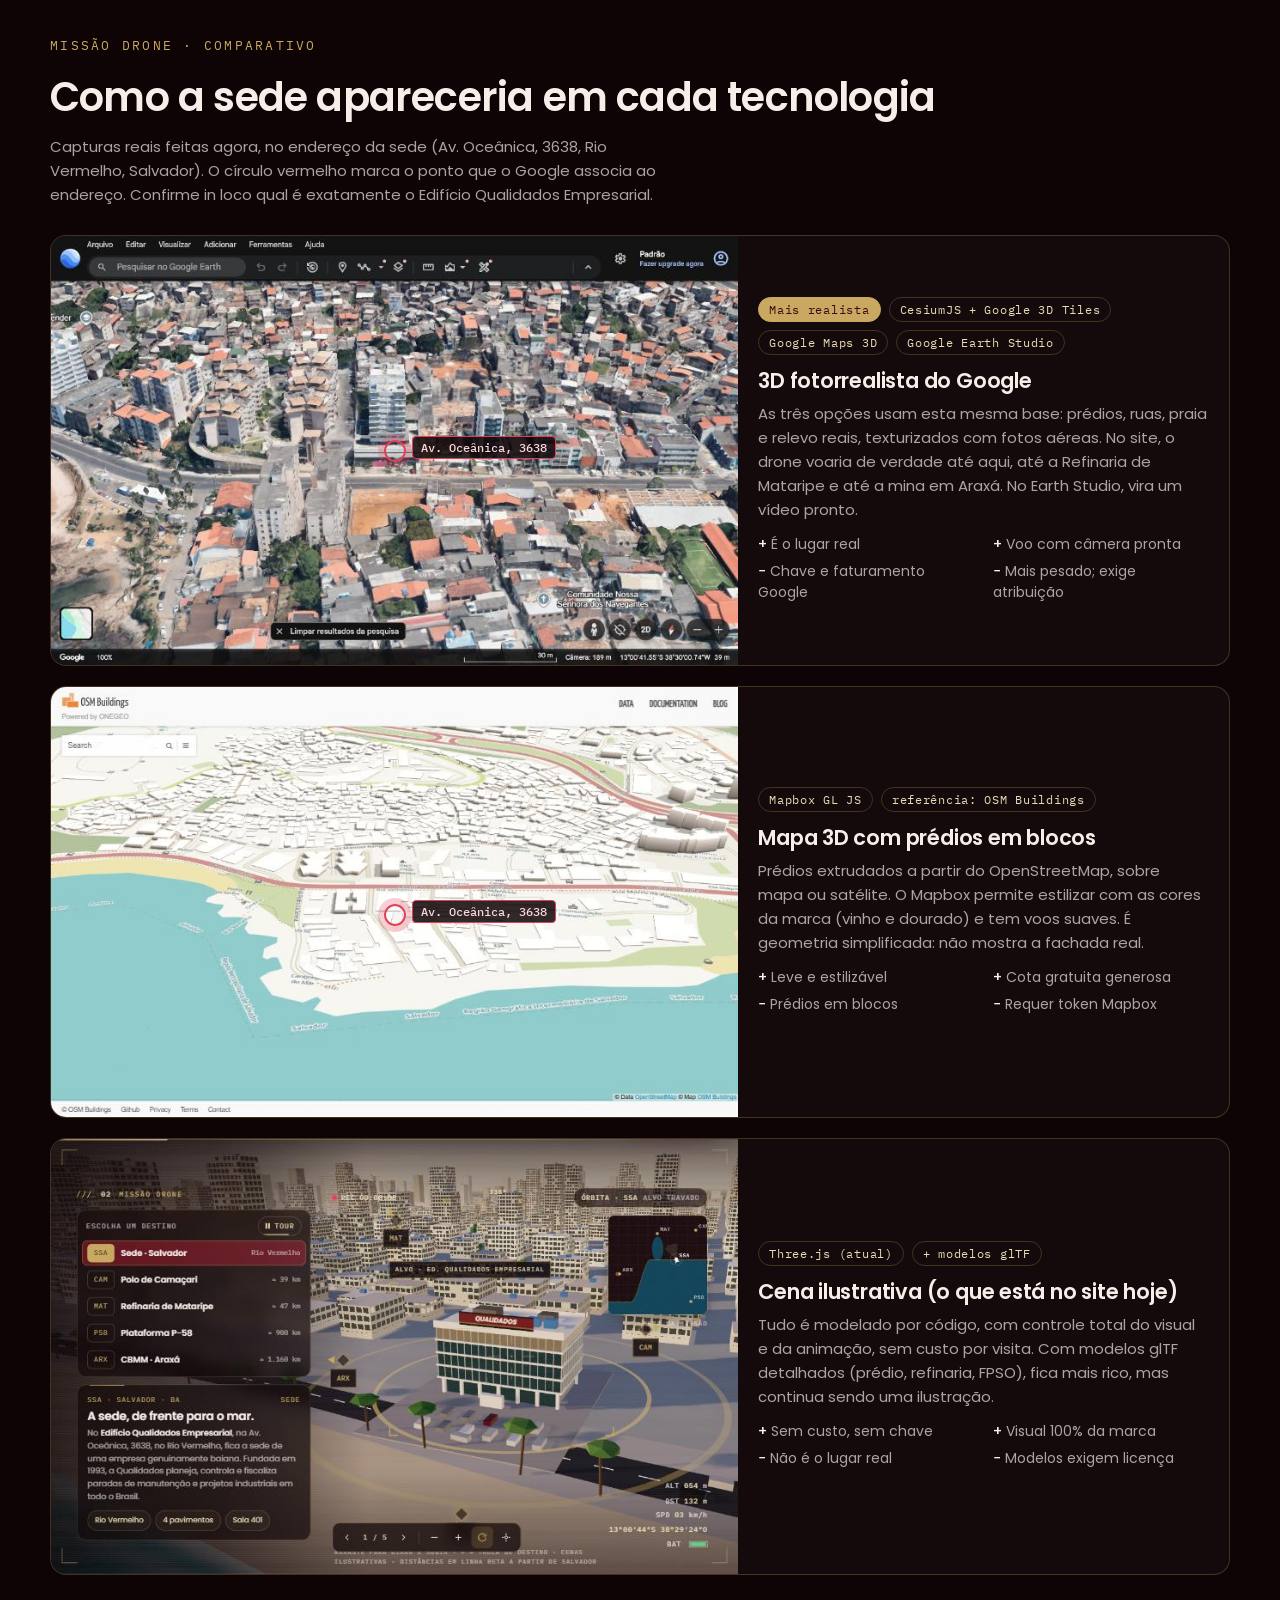
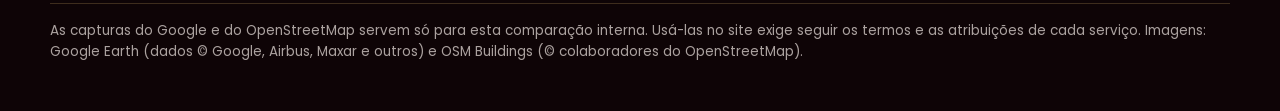
<file: Site Qualidados/comparativo-sede-3d.html>
<!doctype html>
<html lang="pt-BR">
<head>
<meta charset="utf-8">
<meta name="viewport" content="width=device-width, initial-scale=1">
<title>Sede Qualidados · comparativo 3D</title>
<link href="https://fonts.googleapis.com/css2?family=IBM+Plex+Mono:wght@400;500&family=Poppins:wght@400;500;600&display=swap" rel="stylesheet">
<style>
  :root { --night: #0E0406; --wine: #6B1520; --gold: #C9A961; --gold2: #EADBB5; --muted: rgba(246,238,233,.68); --line: rgba(201,169,97,.25); }
  * { box-sizing: border-box; }
  body { margin: 0; background: var(--night); color: #F6EEE9; font-family: Poppins, system-ui, sans-serif; padding: 32px 16px 48px; }
  .wrap { max-width: 1180px; margin: 0 auto; }
  .eyebrow { font-family: "IBM Plex Mono", monospace; font-size: 12.5px; letter-spacing: .18em; text-transform: uppercase; color: var(--gold); }
  h1 { font-size: clamp(26px, 3.4vw, 40px); font-weight: 600; letter-spacing: -.02em; margin: 10px 0 8px; }
  .lead { color: var(--muted); max-width: 70ch; margin: 0 0 28px; line-height: 1.6; }
  .grid { display: grid; gap: 20px; }
  .card { border: 1px solid var(--line); border-radius: 16px; overflow: hidden; background: rgba(234,219,181,.03); }
  .shot { position: relative; }
  .shot img { display: block; width: 100%; height: auto; }
  .pin { position: absolute; left: 50%; top: 50%; width: 22px; height: 22px; margin: -11px 0 0 -11px; border: 2px solid #E0405A; border-radius: 50%; box-shadow: 0 0 0 6px rgba(224,64,90,.25); }
  .pin::after { content: "Av. Oceânica, 3638"; position: absolute; left: 26px; top: -6px; white-space: nowrap; font: 500 12px "IBM Plex Mono", monospace; background: rgba(14,4,6,.85); border: 1px solid #E0405A; color: #FFD6DC; padding: 3px 8px; border-radius: 4px; }
  .body { padding: 18px 20px 20px; }
  .tags { display: flex; flex-wrap: wrap; gap: 8px; margin-bottom: 10px; }
  .tag { font-family: "IBM Plex Mono", monospace; font-size: 12px; letter-spacing: .06em; padding: 4px 10px; border-radius: 99px; border: 1px solid var(--line); color: var(--gold2); }
  .tag.best { background: var(--gold); color: #3A0A10; border-color: var(--gold); }
  h2 { font-size: 21px; font-weight: 600; margin: 0 0 6px; letter-spacing: -.01em; }
  p { margin: 0; color: var(--muted); line-height: 1.6; font-size: 15px; }
  .pros { display: grid; grid-template-columns: 1fr 1fr; gap: 6px 18px; margin-top: 12px; font-size: 14px; color: var(--muted); }
  .pros b { color: #F6EEE9; font-weight: 500; }
  .note { margin-top: 28px; font-size: 13.5px; color: var(--muted); border-top: 1px solid var(--line); padding-top: 16px; line-height: 1.6; }
  @media (min-width: 900px) { .card.wide { display: grid; grid-template-columns: 1.4fr 1fr; } .card.wide .body { align-self: center; } }
  @media (max-width: 600px) { .pros { grid-template-columns: 1fr; } }
</style>
</head>
<body>
<div class="wrap">
  <span class="eyebrow">Missão drone · comparativo</span>
  <h1>Como a sede apareceria em cada tecnologia</h1>
  <p class="lead">Capturas reais feitas agora, no endereço da sede (Av. Oceânica, 3638, Rio Vermelho, Salvador). O círculo vermelho marca o ponto que o Google associa ao endereço. Confirme in loco qual é exatamente o Edifício Qualidados Empresarial.</p>

  <div class="grid">
    <article class="card wide">
      <div class="shot"><img src="[data-uri]" alt="Vista 3D fotorrealista da Av. Oceânica em Salvador, com prédios reais, praia e bairro ao fundo"><span class="pin"></span></div>
      <div class="body">
        <div class="tags"><span class="tag best">Mais realista</span><span class="tag">CesiumJS + Google 3D Tiles</span><span class="tag">Google Maps 3D</span><span class="tag">Google Earth Studio</span></div>
        <h2>3D fotorrealista do Google</h2>
        <p>As três opções usam esta mesma base: prédios, ruas, praia e relevo reais, texturizados com fotos aéreas. No site, o drone voaria de verdade até aqui, até a Refinaria de Mataripe e até a mina em Araxá. No Earth Studio, vira um vídeo pronto.</p>
        <div class="pros"><span><b>+</b> É o lugar real</span><span><b>+</b> Voo com câmera pronta</span><span><b>−</b> Chave e faturamento Google</span><span><b>−</b> Mais pesado; exige atribuição</span></div>
      </div>
    </article>

    <article class="card wide">
      <div class="shot"><img src="[data-uri]" alt="Mapa 3D com prédios em blocos brancos sobre a orla do Rio Vermelho"><span class="pin" style="top:53%"></span></div>
      <div class="body">
        <div class="tags"><span class="tag">Mapbox GL JS</span><span class="tag">referência: OSM Buildings</span></div>
        <h2>Mapa 3D com prédios em blocos</h2>
        <p>Prédios extrudados a partir do OpenStreetMap, sobre mapa ou satélite. O Mapbox permite estilizar com as cores da marca (vinho e dourado) e tem voos suaves. É geometria simplificada: não mostra a fachada real.</p>
        <div class="pros"><span><b>+</b> Leve e estilizável</span><span><b>+</b> Cota gratuita generosa</span><span><b>−</b> Prédios em blocos</span><span><b>−</b> Requer token Mapbox</span></div>
      </div>
    </article>

    <article class="card wide">
      <div class="shot"><img src="[data-uri]" alt="Cena 3D ilustrativa atual do site com o prédio da sede, coqueiros e a avenida"></div>
      <div class="body">
        <div class="tags"><span class="tag">Three.js (atual)</span><span class="tag">+ modelos glTF</span></div>
        <h2>Cena ilustrativa (o que está no site hoje)</h2>
        <p>Tudo é modelado por código, com controle total do visual e da animação, sem custo por visita. Com modelos glTF detalhados (prédio, refinaria, FPSO), fica mais rico, mas continua sendo uma ilustração.</p>
        <div class="pros"><span><b>+</b> Sem custo, sem chave</span><span><b>+</b> Visual 100% da marca</span><span><b>−</b> Não é o lugar real</span><span><b>−</b> Modelos exigem licença</span></div>
      </div>
    </article>
  </div>

  <p class="note">As capturas do Google e do OpenStreetMap servem só para esta comparação interna. Usá-las no site exige seguir os termos e as atribuições de cada serviço. Imagens: Google Earth (dados © Google, Airbus, Maxar e outros) e OSM Buildings (© colaboradores do OpenStreetMap).</p>
</div>
</body>
</html>
</file>
